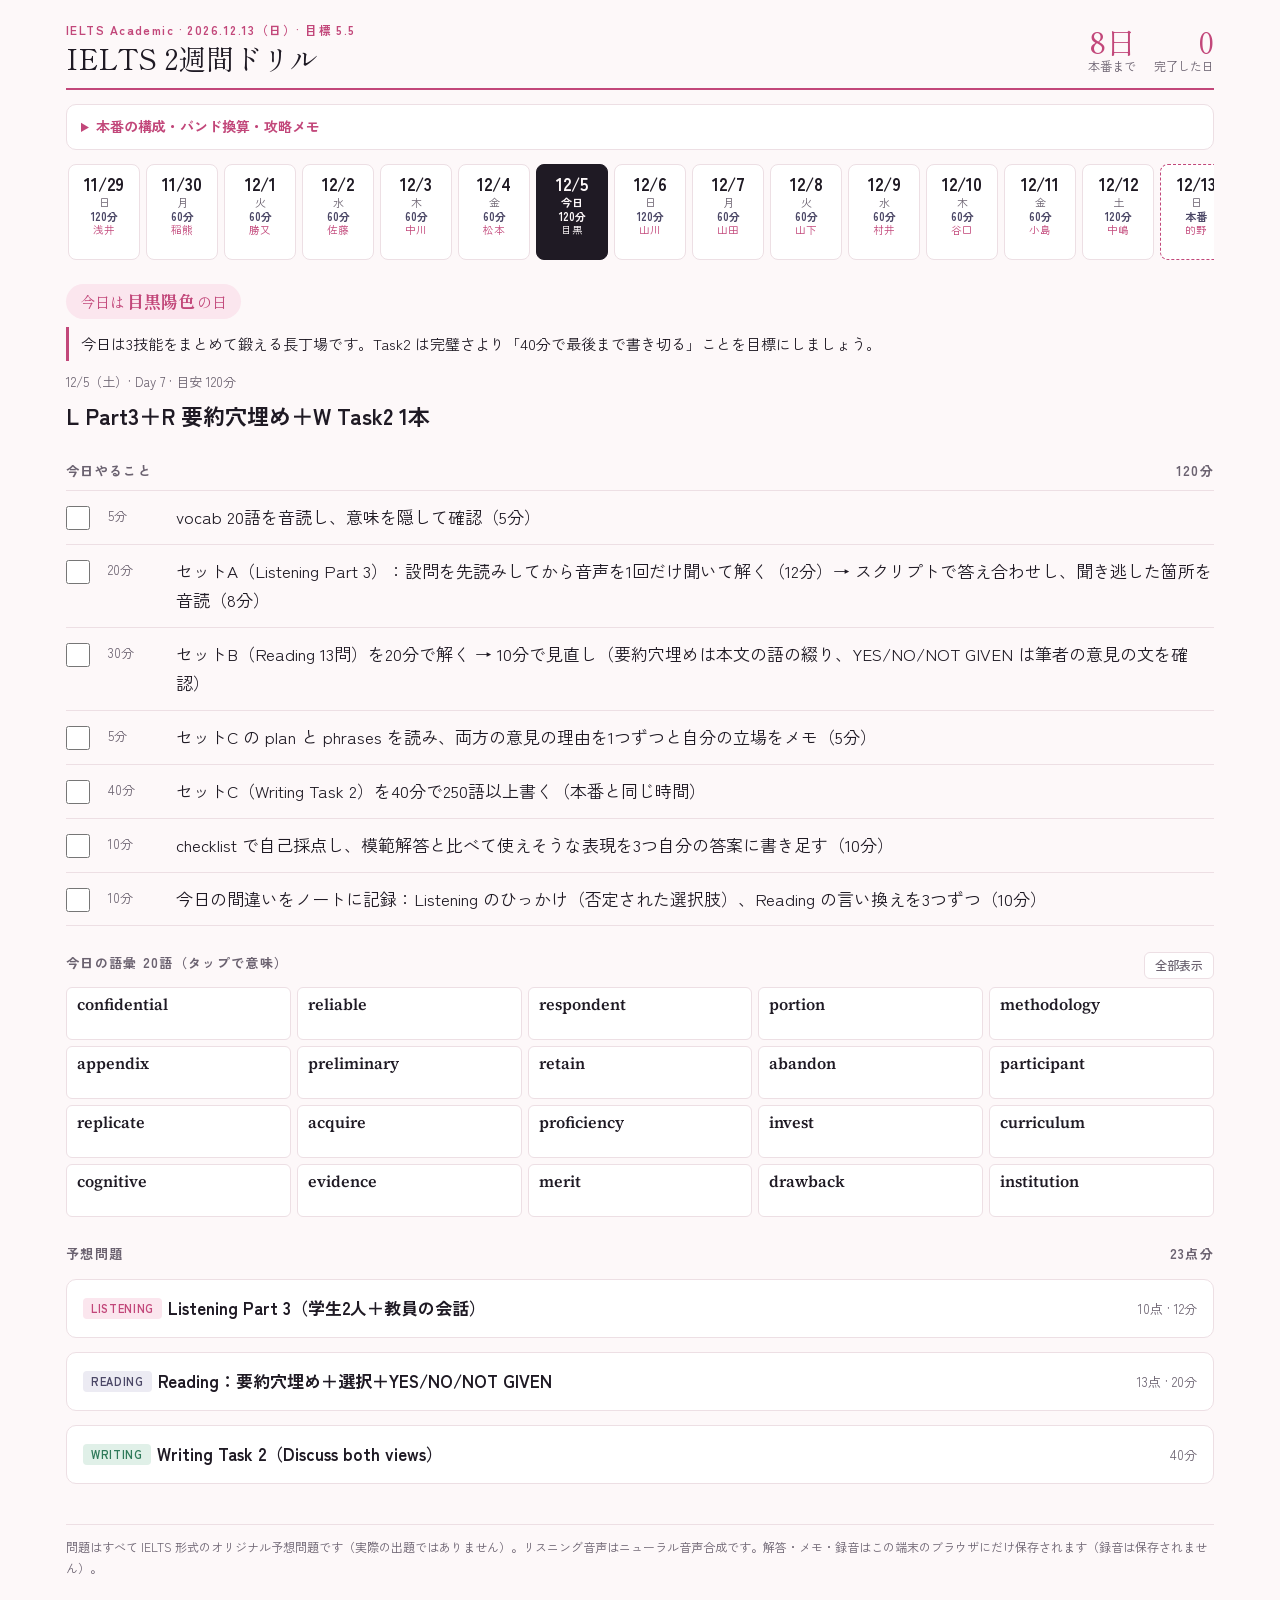
<file: index.html>
<!doctype html>
<html lang="ja">
<head>
<meta charset="utf-8">
<meta name="viewport" content="width=device-width, initial-scale=1, viewport-fit=cover">
<meta name="apple-mobile-web-app-capable" content="yes">
<meta name="apple-mobile-web-app-title" content="IELTSドリル">
<meta name="theme-color" content="#fdf8f9">
<title>IELTS 2週間ドリル</title>
<style>:root{padding-top:env(safe-area-inset-top,0px);padding-bottom:env(safe-area-inset-bottom,0px)}body{margin:0;font-family:system-ui,sans-serif;font-size:14px}img{max-width:100%}[hidden]{display:none!important}</style>
<link rel="preconnect" href="https://fonts.googleapis.com">
<link rel="preconnect" href="https://fonts.gstatic.com" crossorigin>
<link rel="stylesheet" href="https://fonts.googleapis.com/css2?family=Shippori+Mincho+B1:wght@600;800&family=Zen+Kaku+Gothic+New:wght@400;500;700&family=Source+Serif+4:opsz,wght@8..60,400;8..60,600&display=swap">
<style>
/* Layout: mark-sheet answer booklet in a cool sakura tone — white & ink monochrome, one cherry-blossom pink accent; day strip on top, choices as answer-sheet ovals */
:root{
  --paper:#fdf8f9; --sheet:#ffffff; --ink:#1f1a24; --muted:#6b6270; --line:#eddfe4;
  --print:#c2477a;        /* sakura pink (accent) */
  --print-soft:#fbe6ee;
  --blue:#4b4766; --blue-soft:#ecebf3;
  --ok:#2f7a5a; --ok-soft:#e0f0e8; --ng:#b3364f; --ng-soft:#f9e1e7;
  --f-display:"Shippori Mincho B1","Hiragino Mincho ProN","Yu Mincho",serif;
  --f-body:"Zen Kaku Gothic New","Hiragino Sans","Noto Sans JP",system-ui,sans-serif;
  --f-en:"Source Serif 4",Georgia,"Times New Roman",serif;
}
@media (prefers-color-scheme: dark){:root:not([data-theme="light"]){
  --paper:#141117; --sheet:#1c181f; --ink:#f1e9ee; --muted:#a99fac; --line:#352d36;
  --print:#f08fb4; --print-soft:#3a2230; --blue:#b9b4dd; --blue-soft:#25223a;
  --ok:#6cc59c; --ok-soft:#1a3129; --ng:#f08a9f; --ng-soft:#3b1f27; color-scheme:dark}}
:root[data-theme="dark"]{
  --paper:#141117; --sheet:#1c181f; --ink:#f1e9ee; --muted:#a99fac; --line:#352d36;
  --print:#f08fb4; --print-soft:#3a2230; --blue:#b9b4dd; --blue-soft:#25223a;
  --ok:#6cc59c; --ok-soft:#1a3129; --ng:#f08a9f; --ng-soft:#3b1f27; color-scheme:dark}
*{box-sizing:border-box}
body{background:var(--paper);color:var(--ink);font-family:var(--f-body);font-size:15px;line-height:1.7}
.wrap{max-width:760px;margin:0 auto;padding-block:20px 80px;padding-left:max(16px,env(safe-area-inset-left,0px));padding-right:max(16px,env(safe-area-inset-right,0px))}
h1,h2,h3{text-wrap:balance;margin:0}
button{font:inherit;color:inherit;cursor:pointer}
button:focus-visible,summary:focus-visible,input:focus-visible{outline:2px solid var(--blue);outline-offset:2px}

/* header */
.top{display:flex;align-items:flex-end;justify-content:space-between;gap:16px;flex-wrap:wrap;border-bottom:2px solid var(--print);padding-bottom:12px}
.brand{display:flex;flex-direction:column;gap:2px}
.eyebrow{font-size:12px;letter-spacing:.12em;color:var(--print);font-weight:700}
.brand h1{font-family:var(--f-display);font-weight:400;font-size:28px;line-height:1.2}
.count{display:flex;gap:18px}
.count div{display:flex;flex-direction:column;align-items:flex-end}
.count b{font-family:var(--f-display);font-weight:400;font-size:30px;line-height:1;color:var(--print);font-variant-numeric:tabular-nums}
.count span{font-size:12px;color:var(--muted)}

/* day strip */
.strip{display:flex;gap:6px;overflow-x:auto;padding:14px 2px 10px;scrollbar-width:thin}
.chip{flex:0 0 auto;width:62px;border:1px solid var(--line);background:var(--sheet);border-radius:8px;padding:6px 4px;display:flex;flex-direction:column;align-items:center;gap:0;line-height:1.3}
.chip .d{font-weight:700;font-variant-numeric:tabular-nums}
.chip .w{font-size:11px;color:var(--muted)}
.cheer{margin:4px 0 6px;font-size:15px;line-height:1.7;border-left:3px solid var(--print);padding:4px 0 4px 12px;color:var(--ink)}
.must{display:inline-block;font-family:var(--f-body);font-size:12px;font-weight:700;color:#fff;background:var(--print);border-radius:4px;padding:1px 7px;margin-right:8px;vertical-align:2px;letter-spacing:.03em}
.must-miss{font-size:13px;font-weight:700;color:var(--ng)}
.ex .must-h{color:#fff;background:var(--print)}
.chip .o{font-size:10.5px;color:var(--print);white-space:nowrap;max-width:100%;overflow:hidden;text-overflow:ellipsis;letter-spacing:-.02em}
.chip.sel .o{color:var(--paper)}
.oshi{align-self:flex-start;font-family:var(--f-display);font-size:15px;color:var(--print);background:var(--print-soft);border-radius:999px;padding:3px 14px}
.oshi b{font-weight:800;font-size:17px;margin:0 2px}
.chip .s{font-size:11px;font-variant-numeric:tabular-nums;color:var(--muted);min-height:1.3em}
.chip.today{border-color:var(--print)}
.chip.today .w{color:var(--print);font-weight:700}
.chip.sel{background:var(--ink);color:var(--paper);border-color:var(--ink)}
.chip.sel .w,.chip.sel .s{color:var(--paper)}
.chip.done .s{color:var(--ok)}
.chip.sel.done .s{color:var(--paper)}
.chip.exam{border-style:dashed;border-color:var(--print)}

/* day */
.dayhead{display:flex;flex-direction:column;gap:4px;margin:14px 0 16px}
.dayhead .meta{font-size:13px;color:var(--muted)}
.dayhead h2{font-size:22px;font-weight:700}
.tag{display:inline-block;font-size:11px;font-weight:700;letter-spacing:.06em;padding:1px 8px;border-radius:4px;margin-right:6px;vertical-align:2px}
.tag.R{background:var(--blue-soft);color:var(--blue)}
.tag.L{background:var(--print-soft);color:var(--print)}
.tag.M{background:var(--ink);color:var(--paper)}
section.block{margin-top:26px}
section.block>h3{font-size:13px;letter-spacing:.1em;color:var(--muted);font-weight:700;margin-bottom:8px;display:flex;justify-content:space-between;gap:8px}

/* tasks */
.tasks{list-style:none;margin:0;padding:0;display:flex;flex-direction:column;border-top:1px solid var(--line)}
.tasks li{display:grid;grid-template-columns:28px 52px 1fr;gap:8px;align-items:start;padding:10px 0;border-bottom:1px solid var(--line)}
.tasks input{width:20px;height:20px;margin:3px 0 0;accent-color:var(--print)}
.tasks .min{font-variant-numeric:tabular-nums;color:var(--muted);font-size:13px;padding-top:2px}
.tasks li.chk .txt{color:var(--muted);text-decoration:line-through}
.tasks .txt{min-width:0}

/* vocab */
.vocab{display:grid;grid-template-columns:repeat(auto-fill,minmax(150px,1fr));gap:6px}
.vw{border:1px solid var(--line);background:var(--sheet);border-radius:6px;padding:6px 10px;text-align:left;display:flex;flex-direction:column;line-height:1.35;min-height:52px}
.vw .en{font-family:var(--f-en);font-weight:600;font-size:16px}
.vw .ja{font-size:13px;color:var(--muted);visibility:hidden}
.vw.open .ja{visibility:visible}
.small-btn{border:1px solid var(--line);background:var(--sheet);border-radius:6px;padding:2px 10px;font-size:12px;font-weight:500;letter-spacing:0}

/* set */
.set{background:var(--sheet);border:1px solid var(--line);border-radius:10px;margin-top:14px}
.set>summary{list-style:none;padding:14px 16px;display:flex;align-items:center;justify-content:space-between;gap:10px}
.set>summary::-webkit-details-marker{display:none}
.set>summary .t{font-weight:700;min-width:0}
.set>summary .r{font-size:13px;color:var(--muted);font-variant-numeric:tabular-nums;white-space:nowrap}
.set>summary .r.ok{color:var(--ok);font-weight:700}
.setbody{padding:0 16px 16px;display:flex;flex-direction:column;gap:14px}
.dir{font-size:13px;color:var(--muted);border-left:3px solid var(--print);padding-left:10px}
.toolbar{display:flex;gap:8px;flex-wrap:wrap;align-items:center}
.btn{border:1px solid var(--ink);background:transparent;border-radius:999px;padding:6px 14px;font-size:14px;font-weight:500}
.btn.primary{background:var(--ink);color:var(--paper)}
.btn.play{border-color:var(--print);color:var(--print)}
.btn:disabled{opacity:.45;cursor:default}
.timer{font-variant-numeric:tabular-nums;font-weight:700;color:var(--muted)}
.timer.over{color:var(--ng)}
.passage{font-family:var(--f-en);font-size:16.5px;line-height:1.75;background:var(--paper);border:1px solid var(--line);border-radius:6px;padding:14px 16px;max-height:60vh;overflow:auto}
.passage p{margin:0 0 .9em}
.passage p:last-child{margin:0}
.passage h4{font-family:var(--f-en);font-size:16px;margin:.4em 0 .2em}
.tbl{overflow-x:auto}
.tbl table{border-collapse:collapse;font-variant-numeric:tabular-nums;font-size:14px;min-width:100%}
.tbl caption{text-align:left;font-weight:700;padding-bottom:6px;font-family:var(--f-en)}
.tbl th,.tbl td{border:1px solid var(--line);padding:5px 10px;text-align:left}
.tbl th{background:var(--paper)}
.script{font-family:var(--f-en);font-size:15px;background:var(--paper);border:1px dashed var(--line);border-radius:6px;padding:10px 14px}
.script p{margin:0 0 .4em}
.script b{font-family:var(--f-body);font-size:12px;color:var(--muted);margin-right:6px}

/* items */
.item{border-top:1px solid var(--line);padding-top:12px;display:flex;flex-direction:column;gap:8px}
.qrow{display:flex;gap:10px;align-items:flex-start}
.qno{font-family:var(--f-display);font-weight:400;color:var(--print);font-size:15px;min-width:26px;font-variant-numeric:tabular-nums;line-height:1.6}
.qtext{font-family:var(--f-en);font-size:16px;min-width:0}
.choices{display:flex;flex-direction:column;gap:4px;padding-left:36px}
.ch{display:flex;gap:10px;align-items:flex-start;text-align:left;border:0;background:transparent;padding:5px 6px;border-radius:6px;font-family:var(--f-en);font-size:15.5px;line-height:1.5}
.ch:hover{background:var(--paper)}
.oval{flex:0 0 auto;width:22px;height:30px;border:1.5px solid var(--print);border-radius:50%;display:grid;place-items:center;font-family:var(--f-body);font-size:11px;color:var(--print);margin-top:-3px}
.ch.on .oval{background:var(--ink);border-color:var(--ink);color:var(--paper)}
.ch .ctext{min-width:0;padding-top:1px}
.item.graded .ch{cursor:default}
.item.graded .ch.correct{background:var(--ok-soft)}
.item.graded .ch.correct .oval{border-color:var(--ok)}
.item.graded .ch.on.wrong{background:var(--ng-soft)}
.mark{font-weight:700;font-size:13px}
.mark.ok{color:var(--ok)} .mark.ng{color:var(--ng)}
.ex{font-size:14px;background:var(--paper);border-radius:6px;padding:8px 12px;margin-left:36px}
.result{border:2px solid var(--ink);border-radius:8px;padding:10px 14px;display:flex;gap:14px;align-items:center;flex-wrap:wrap}
.result b{font-family:var(--f-display);font-weight:400;font-size:26px;font-variant-numeric:tabular-nums}
.result span{font-size:13px;color:var(--muted)}
.guide{margin-top:14px;border:1px solid var(--line);border-radius:10px;background:var(--sheet)}
.guide>summary{padding:10px 14px;font-weight:700;font-size:14px;color:var(--print)}
.guide-body{padding:0 14px 14px;display:flex;flex-direction:column;gap:12px}
.gcols{display:grid;grid-template-columns:repeat(auto-fit,minmax(260px,1fr));gap:14px}
.gcols>div{min-width:0;overflow-x:auto}
.gcols h4{margin:0 0 6px;font-size:14px}
.gt{border-collapse:collapse;width:100%;font-size:13px;font-variant-numeric:tabular-nums}
.gt td{border-bottom:1px solid var(--line);padding:4px 6px;vertical-align:top}
.gt td:first-child{font-weight:700;white-space:nowrap}
.gt td:nth-child(n+3){white-space:nowrap;text-align:right}
.tips{margin:0;padding-left:1.2em;font-size:14px;display:flex;flex-direction:column;gap:4px}
/* explanations & translations */
.ex p{margin:0 0 6px}
.ex p:last-child{margin:0}
.ex .exh{display:inline-block;font-size:12px;letter-spacing:.06em;color:var(--print);background:var(--print-soft);border-radius:4px;padding:0 6px;margin-right:6px}
.script .ja{display:block;font-family:var(--f-body);font-size:13.5px;color:var(--muted);margin-top:2px}
.passage-ja{font-size:14.5px;line-height:1.8;background:var(--paper);border:1px solid var(--line);border-radius:6px;padding:12px 14px;margin-top:8px}
.passage-ja p{margin:0 0 .8em}
.passage-ja h4{margin:.2em 0}
details>summary{cursor:pointer}
.src details>summary,.item details>summary{font-size:14px;font-weight:700;color:var(--blue);padding:6px 0}
.item details.indent{margin-left:36px}
/* split: source on the left, questions on the right on tablets */
.split{display:flex;flex-direction:column;gap:14px}
.src,.qs{display:flex;flex-direction:column;gap:12px;min-width:0}
button,summary{touch-action:manipulation;-webkit-tap-highlight-color:transparent}
html{-webkit-text-size-adjust:100%}
@media (min-width: 700px){
  body{font-size:17px}
  .wrap{max-width:1180px}
  .qtext{font-size:18px}
  .ch{font-size:17px;min-height:48px;align-items:center;padding:8px 10px}
  .oval{width:26px;height:36px;font-size:12px;margin-top:0}
  .btn{padding:9px 18px;font-size:15px}
  .passage{font-size:18px}
  .ex{font-size:15.5px;line-height:1.75}
  .chip{width:72px;padding:8px 4px}
  .vocab{grid-template-columns:repeat(auto-fill,minmax(190px,1fr))}
  .tasks input{width:24px;height:24px}
  .tasks li{grid-template-columns:34px 60px 1fr;padding:12px 0}
}
@media (min-width: 900px){
  .split.two{display:grid;grid-template-columns:minmax(0,1.1fr) minmax(0,1fr);gap:24px;align-items:start}
  .split.two .src{position:sticky;top:calc(env(safe-area-inset-top,0px) + 8px);max-height:calc(100vh - 24px);overflow:auto;-webkit-overflow-scrolling:touch;padding-right:4px}
  .split.two .passage{max-height:none;overflow:visible}
}
.player{display:flex;flex-direction:column;gap:2px;width:100%;max-width:520px}
.player audio{width:100%;height:40px}
.pending{background:var(--sheet);border:1px dashed var(--line);border-radius:10px;padding:24px 16px;color:var(--muted);text-align:center}
.note{font-size:12px;color:var(--muted)}
.foot{margin-top:40px;font-size:12px;color:var(--muted);border-top:1px solid var(--line);padding-top:12px}
@media (prefers-reduced-motion: reduce){*{scroll-behavior:auto!important}}
/* ---- IELTS additions ---- */
.tag.W{background:var(--ok-soft);color:var(--ok)}
.tag.S{background:var(--ink);color:var(--paper)}
.instr{font-family:var(--f-en);font-size:15px;font-weight:600;margin:0}
.opts{background:var(--paper);border:1px solid var(--line);border-radius:6px;padding:10px 14px;font-family:var(--f-en);font-size:15px}
.opts div{padding:2px 0}
.sel-wrap{padding-left:36px}
.sel-wrap select{font:inherit;font-family:var(--f-en);font-size:16px;padding:8px 10px;border:1.5px solid var(--print);border-radius:8px;background:var(--sheet);color:var(--ink);max-width:100%;min-height:44px}
.fill-wrap{padding-left:36px;display:flex;gap:8px;align-items:center;flex-wrap:wrap}
.fill-wrap input{font:inherit;font-family:var(--f-en);font-size:17px;padding:8px 10px;border:1.5px solid var(--print);border-radius:8px;background:var(--sheet);color:var(--ink);width:min(100%,320px);min-height:44px}
.fill-wrap .lim{font-size:12px;color:var(--muted)}
.item.graded .fill-wrap input.ok,.item.graded .sel-wrap select.ok{border-color:var(--ok);background:var(--ok-soft)}
.item.graded .fill-wrap input.ng,.item.graded .sel-wrap select.ng{border-color:var(--ng);background:var(--ng-soft)}
.pts{font-size:12px;color:var(--muted);margin-left:6px}
.band{display:inline-block;font-family:var(--f-display);font-size:22px;color:var(--print);margin-left:4px}
figure.fig{margin:0;background:var(--paper);border:1px solid var(--line);border-radius:6px;padding:10px;overflow-x:auto}
figure.fig figcaption{font-family:var(--f-en);font-weight:700;font-size:15px;margin-bottom:6px}
figure.fig svg{display:block;width:100%;height:auto;max-width:720px}
.proc{display:flex;flex-direction:column;align-items:stretch;gap:0;font-family:var(--f-en);font-size:15px}
.proc .st{border:1.5px solid var(--blue);border-radius:8px;padding:6px 10px;background:var(--sheet)}
.proc .ar{align-self:center;color:var(--blue);line-height:1.2}
/* writing */
.wbox textarea{width:100%;min-height:320px;font-family:var(--f-en);font-size:17px;line-height:1.7;padding:12px;border:1.5px solid var(--line);border-radius:8px;background:var(--sheet);color:var(--ink);resize:vertical}
.wbox textarea:focus{outline:2px solid var(--blue);outline-offset:1px}
.wc{font-variant-numeric:tabular-nums;font-weight:700}
.wc.short{color:var(--ng)} .wc.ok{color:var(--ok)}
.prompt{font-family:var(--f-en);font-size:16.5px;background:var(--paper);border:1px solid var(--line);border-radius:6px;padding:12px 14px;white-space:pre-line}
.model{font-family:var(--f-en);font-size:16px;line-height:1.75;white-space:pre-line;background:var(--ok-soft);border-radius:6px;padding:12px 14px}
.modelja{font-size:14px;line-height:1.8;white-space:pre-line;color:var(--muted);padding:8px 2px}
.phr{display:grid;grid-template-columns:repeat(auto-fill,minmax(220px,1fr));gap:4px 14px;font-size:14px}
.phr span b{font-family:var(--f-en)}
.chk{list-style:none;margin:0;padding:0;display:flex;flex-direction:column;gap:6px}
.chk label{display:flex;gap:8px;align-items:flex-start;font-size:15px}
.chk input{width:22px;height:22px;flex:0 0 auto;accent-color:var(--ok);margin-top:2px}
/* speaking */
.cue{border:2px solid var(--ink);border-radius:8px;padding:12px 16px;font-family:var(--f-en);font-size:16.5px;background:var(--sheet)}
.cue b{display:block;margin-bottom:4px}
.cue ul{margin:4px 0 0;padding-left:1.2em}
.sq{display:flex;flex-direction:column;gap:6px;border-top:1px dashed var(--line);padding-top:10px}
.sq .qtext{font-size:16.5px}
.rec{display:flex;gap:8px;align-items:center;flex-wrap:wrap}
.rec audio{height:36px;max-width:100%}
.big-timer{font-family:var(--f-display);font-size:28px;font-variant-numeric:tabular-nums;color:var(--blue)}
.big-timer.over{color:var(--ng)}
/* detailed model answers */
.mview{display:flex;flex-direction:column;gap:10px;margin-top:8px}
.mh{margin:10px 0 0;font-size:15px;color:var(--ok)}
.mpart{border:1px solid var(--line);border-left:4px solid var(--ok);border-radius:8px;padding:10px 12px;background:var(--sheet);display:flex;flex-direction:column;gap:6px}
.mlabel{font-size:12px;font-weight:700;letter-spacing:.06em;color:var(--ok)}
.men{font-family:var(--f-en);font-size:16.5px;line-height:1.7}
.mja{font-size:14px;color:var(--muted);line-height:1.7}
.mpoint{font-size:14px;line-height:1.7;background:var(--paper);border-radius:6px;padding:6px 10px}
.klang{border-collapse:collapse;width:100%;font-size:14px}
.klang td{border-bottom:1px solid var(--line);padding:5px 8px;vertical-align:top}
.klang .ken{font-family:var(--f-en);font-weight:600;white-space:nowrap}
.pits{display:flex;flex-direction:column;gap:6px;font-size:14px}
.pit{display:flex;flex-direction:column;background:var(--paper);border-radius:6px;padding:6px 10px}
.pit-ng{color:var(--ng);font-weight:700}
.pit-ok{color:var(--ok)}
@media (min-width: 900px){
  .split.two.ws{grid-template-columns:minmax(0,1fr) minmax(0,1fr)}
  .split.two.ws + .split.two.ws{border-top:1px solid var(--line);padding-top:16px}
  .wbox textarea{min-height:52vh}
  .split.two.ws .qs{max-height:none}
}
.mpoint .exh{display:inline-block;font-size:12px;letter-spacing:.04em;color:var(--ok);background:var(--ok-soft);border-radius:4px;padding:0 6px;margin-right:6px}
.chip .pm{font-size:11px;font-weight:700;color:var(--blue);font-variant-numeric:tabular-nums}
.chip.sel .pm{color:var(--paper)}
@media (min-width: 900px){ .split.two.ws .src{position:static;max-height:none;overflow:visible;padding-right:0} }
.howto{margin:0;font-size:14px;background:var(--blue-soft);color:var(--ink);border-radius:8px;padding:8px 12px;line-height:1.7}
.instr p{margin:0 0 4px}.instr p:last-child{margin:0}.instr b{color:var(--print)}
/* hints: step cards + phrase table */
details.hint{background:var(--sheet);border:1px solid var(--line);border-radius:8px;padding:4px 12px 10px}
details.hint>summary{padding:8px 0}
summary:focus:not(:focus-visible){outline:none}
.steps{display:flex;flex-direction:column;gap:8px}
.step{border-left:4px solid var(--blue);background:var(--paper);border-radius:6px;padding:8px 12px}
.step-h{font-weight:700;font-size:15px;color:var(--blue);margin-bottom:4px}
.step ul{margin:0;padding-left:1.1em;display:flex;flex-direction:column;gap:4px;font-size:14.5px;line-height:1.7}
.step .arr{color:var(--print);font-weight:700}
.klang tr:nth-child(odd) td{background:var(--paper)}
.optsblock{display:flex;flex-direction:column;gap:8px;border-top:2px solid var(--blue);padding-top:12px;margin-top:4px}
/* audit fixes */
.src > *, .qs > *{flex-shrink:0}
.scrollhint{display:none;margin:0;font-size:12px;color:var(--muted)}
@media (min-width: 900px){ .split.two:not(.ws) .scrollhint{display:block} .split.two:not(.ws) .src{border-bottom:3px solid var(--line)} }
.choices.multi .oval{border-radius:6px;width:26px;height:26px;margin-top:0;font-size:15px}
.choices.multi .ch.on .oval{background:var(--blue);border-color:var(--blue)}
.choices.tf .oval{width:16px;height:16px;border-radius:50%;margin-top:4px}
.pts{white-space:nowrap}
.klang td{word-break:normal;overflow-wrap:anywhere}
.klang td:first-child{width:38%} .klang td:nth-child(2){width:27%;min-width:7em} .klang td:nth-child(3){width:35%}
.klang .ken{white-space:normal}
.sqh{font-size:12px;font-weight:700;color:var(--print);letter-spacing:.04em}

</style>
</head>
<body>
<div class="wrap">
  <header class="top">
    <div class="brand">
      <span class="eyebrow">IELTS Academic · 2026.12.13（日）· 目標 5.5</span>
      <h1>IELTS 2週間ドリル</h1>
    </div>
    <div class="count">
      <div><b id="left">–</b><span>本番まで</span></div>
      <div><b id="donecount">0</b><span>完了した日</span></div>
    </div>
  </header>

  <details class="guide" id="guide">
    <summary>本番の構成・バンド換算・攻略メモ</summary>
    <div class="guide-body">
      <div class="gcols">
        <div>
          <h4><span class="tag L">LISTENING</span>約30分・40問</h4>
          <table class="gt"><tbody>
            <tr><td>Part 1</td><td>日常会話（フォーム・メモの穴埋め）</td><td>10問</td></tr>
            <tr><td>Part 2</td><td>日常的な説明（地図・選択）</td><td>10問</td></tr>
            <tr><td>Part 3</td><td>学術的な会話（2〜4人）</td><td>10問</td></tr>
            <tr><td>Part 4</td><td>講義（ノート穴埋め）</td><td>10問</td></tr>
          </tbody></table>
        </div>
        <div>
          <h4><span class="tag R">READING</span>60分・40問</h4>
          <table class="gt"><tbody>
            <tr><td>Passage 1</td><td>約13問</td><td>17分</td></tr>
            <tr><td>Passage 2</td><td>約13問</td><td>20分</td></tr>
            <tr><td>Passage 3</td><td>約14問</td><td>23分</td></tr>
          </tbody></table>
        </div>
        <div>
          <h4><span class="tag W">WRITING</span>60分・2問</h4>
          <table class="gt"><tbody>
            <tr><td>Task 1</td><td>グラフ・表・図を説明（150語以上）</td><td>20分</td></tr>
            <tr><td>Task 2</td><td>エッセイ（250語以上・配点が高い）</td><td>40分</td></tr>
          </tbody></table>
        </div>
        <div>
          <h4><span class="tag S">SPEAKING</span>11〜14分</h4>
          <table class="gt"><tbody>
            <tr><td>Part 1</td><td>自己紹介・身近な質問</td><td>4〜5分</td></tr>
            <tr><td>Part 2</td><td>カード（準備1分・話す2分）</td><td>3〜4分</td></tr>
            <tr><td>Part 3</td><td>ディスカッション</td><td>4〜5分</td></tr>
          </tbody></table>
        </div>
      </div>
      <div class="gcols">
        <div>
          <h4>正答数とバンドの目安（40問）</h4>
          <table class="gt"><tbody>
            <tr><td>バンド</td><td>Listening</td><td>Reading</td></tr>
            <tr><td>6.0</td><td>23〜25</td><td>23〜26</td></tr>
            <tr><td><b>5.5</b></td><td><b>18〜22</b></td><td><b>19〜22</b></td></tr>
            <tr><td>5.0</td><td>16〜17</td><td>15〜18</td></tr>
            <tr><td>4.5</td><td>13〜15</td><td>13〜14</td></tr>
          </tbody></table>
          <p class="note">IELTS 公式サイト・運営団体が公開している目安です。本番では試験ごとに少し変わります。</p>
        </div>
        <div>
          <h4>5.5 を取る作戦</h4>
          <ul class="tips">
            <li>Overall は4技能の平均。L・R で 40問中 20〜22問を確実に取り、W・S は「型」で取りこぼしを防ぐ。</li>
            <li>穴埋めは<b>語数制限</b>（ONE WORD ONLY など）を必ず守る。綴りミス・複数形の s 抜けは不正解。</li>
            <li>TRUE / FALSE / NOT GIVEN：本文と<b>逆</b>なら FALSE、<b>書いていない</b>なら NOT GIVEN。</li>
            <li>Listening は音声が1回だけ。答えは設問の順に出てくる。聞き逃したら次の問題へ。</li>
            <li>Writing は Task 2 から先に書くのも可。語数不足（150／250語未満）は減点。</li>
            <li>Speaking は答え＋理由＋例。分からない語は言い換えて話し続ける。</li>
          </ul>
        </div>
      </div>
      <p class="note">試験の構成は日本英語検定協会の IELTS ページで確認しました。問題はすべてオリジナルの予想問題です。</p>
    </div>
  </details>

  <nav class="strip" id="strip" aria-label="日付"></nav>
  <main id="day"></main>

  <p class="foot">問題はすべて IELTS 形式のオリジナル予想問題です（実際の出題ではありません）。リスニング音声はニューラル音声合成です。解答・メモ・録音はこの端末のブラウザにだけ保存されます（録音は保存されません）。</p>
</div>

<script src="data/d1.js"></script>
<script src="data/d2.js"></script>
<script src="data/mockL.js"></script>
<script src="data/mockR.js"></script>
<script src="data/d3.js"></script>
<script src="data/d4.js"></script>
<script src="data/audio.js"></script>
<script src="data/must.js"></script>
<script>
(function(){
  const DRILL = window.DRILL || {days:{}};
  // merge sets that other files queued for an existing day
  (DRILL.pending||[]).forEach(p=>{ const d=DRILL.days[p.day]; if(d){ d.sets=(d.sets||[]).concat(p.sets); } });
  const EXAM = "2026-12-13", START = "2026-11-29";
  const DAYS = [];
  for(let d=new Date(START+"T00:00:00"); d<=new Date(EXAM+"T00:00:00"); d.setDate(d.getDate()+1)){
    DAYS.push(d.getFullYear()+"-"+String(d.getMonth()+1).padStart(2,"0")+"-"+String(d.getDate()).padStart(2,"0"));
  }
  const WK = ["日","月","火","水","木","金","土"];
  // 「今日は〇〇の日」：櫻坂46 四期生（9名）→ 三期生（5名）の順
  const OSHI = {"2026-11-29":"浅井恋乃未","2026-11-30":"稲熊ひな","2026-12-01":"勝又春","2026-12-02":"佐藤愛桜","2026-12-03":"中川智尋",
    "2026-12-04":"松本和子","2026-12-05":"目黒陽色","2026-12-06":"山川宇衣","2026-12-07":"山田桃実","2026-12-08":"山下瞳月",
    "2026-12-09":"村井優","2026-12-10":"谷口愛季","2026-12-11":"小島凪紗","2026-12-12":"中嶋優月","2026-12-13":"的野美青"};
  const BAND_L = [[39,9],[37,8.5],[35,8],[32,7.5],[30,7],[26,6.5],[23,6],[18,5.5],[16,5],[13,4.5],[10,4],[8,3.5],[6,3],[4,2.5]];
  const BAND_R = [[39,9],[37,8.5],[35,8],[33,7.5],[30,7],[27,6.5],[23,6],[19,5.5],[15,5],[13,4.5],[10,4],[8,3.5],[6,3],[4,2.5]];
  function band(raw,skill){ const t=skill==="L"?BAND_L:BAND_R; for(const [m,b] of t) if(raw>=m) return b.toFixed(1); return "2.5未満"; }

  const KEY="ielts-drill-v1";
  let S={};
  try{ S=JSON.parse(localStorage.getItem(KEY)||"{}")||{}; }catch(e){ S={}; }
  ["ans","graded","tasks","write","checks","self","wdone"].forEach(k=>{ S[k]=S[k]||{}; });
  function save(){ try{ localStorage.setItem(KEY,JSON.stringify(S)); }catch(e){} }

  function todayStr(){ const t=new Date(); return t.getFullYear()+"-"+String(t.getMonth()+1).padStart(2,"0")+"-"+String(t.getDate()).padStart(2,"0"); }
  const TODAY=todayStr();
  function fmt(ds){ const d=new Date(ds+"T00:00:00"); return {md:(d.getMonth()+1)+"/"+d.getDate(), w:WK[d.getDay()]}; }
  function esc(s){ return String(s==null?"":s).replace(/[&<>"]/g,c=>({"&":"&amp;","<":"&lt;",">":"&gt;","\"":"&quot;"}[c])); }
  const NUMW = {zero:0,one:1,two:2,three:3,four:4,five:5,six:6,seven:7,eight:8,nine:9,ten:10,eleven:11,twelve:12,thirteen:13,fourteen:14,fifteen:15,sixteen:16,seventeen:17,eighteen:18,nineteen:19,twenty:20,thirty:30,forty:40,fifty:50,sixty:60,hundred:100};
  // answer comparison: case, spacing, trailing dot, quotes, and number spellings (3/three, 9:30/9.30, 4,000/4000, 0794 638/0794638, 25 percent/25%)
  const norm = s => { let t=String(s==null?"":s).toLowerCase().replace(/[‘’]/g,"'").replace(/\s+/g," ").trim().replace(/\.$/,"");
    t=t.replace(/\b(zero|one|two|three|four|five|six|seven|eight|nine|ten|eleven|twelve|thirteen|fourteen|fifteen|sixteen|seventeen|eighteen|nineteen|twenty|thirty|forty|fifty|sixty|hundred)\b/g,w=>String(NUMW[w]));
    t=t.replace(/(\d),(?=\d{3}\b)/g,"$1").replace(/(\d):(\d\d)/g,"$1.$2").replace(/(\d) (?=\d)/g,"$1").replace(/ ?per ?cent\b/g,"%").replace(/ %/g,"%");
    return t; };
  const wcount = s => String(s||"").trim().split(/\s+/).filter(Boolean).length;

  // ---- scoring ----
  function pointsOf(it){ const t=it.type||"mc"; return t==="mc2"?2:(t==="write"||t==="speak"?0:1); }
  function earned(k,it){
    const t=it.type||"mc", v=S.ans[k];
    if(t==="mc"||t==="select") return v===it.a?1:0;
    if(t==="mc2") return Array.isArray(v)?v.filter(x=>it.a.includes(x)).length:0;
    if(t==="fill"){ if(S.self[k]) return 1; const n=norm(v); return n && (it.accept||[]).some(a=>norm(a)===n)?1:0; }
    return 0;
  }
  function setScore(ds,s){ let p=0,e=0; s.items.forEach((it,i)=>{ const pt=pointsOf(it); if(pt){ p+=pt; e+=earned(ds+"|"+s.id+"|"+i,it); } }); return {p,e}; }
  function isGradable(s){ return s.items.some(it=>pointsOf(it)>0); }
  function setDone(ds,s){ const k=ds+"|"+s.id; return isGradable(s)? !!S.graded[k] : !!S.wdone[k]; }
  function dayStats(ds){
    const d=DRILL.days[ds]; if(!d) return null;
    let p=0,e=0,doneSets=0;
    d.sets.forEach(s=>{ if(setDone(ds,s)) doneSets++; if(isGradable(s)&&S.graded[ds+"|"+s.id]){ const r=setScore(ds,s); p+=r.p; e+=r.e; } });
    const tasksDone = (d.tasks||[]).length>0 && d.tasks.every((t,i)=>S.tasks[ds+"|"+i]);
    return {p,e,done: d.sets.length>0 ? doneSets===d.sets.length : tasksDone};
  }

  function renderHead(){
    const left=Math.round((new Date(EXAM+"T00:00:00")-new Date(TODAY+"T00:00:00"))/86400000);
    document.getElementById("left").textContent = left>0 ? left+"日" : (left===0?"今日":"終了");
    document.getElementById("donecount").textContent = DAYS.filter(d=>{const s=dayStats(d);return s&&s.done;}).length;
  }

  let current = DAYS.includes(TODAY) ? TODAY : DAYS[0];
  function fromHash(){ const m=(location.hash||"").match(/^#d(\d{4})$/); if(m){ const ds="2026-"+m[1].slice(0,2)+"-"+m[1].slice(2); if(DAYS.includes(ds)) return ds; } return null; }
  current = fromHash() || current;

  function renderStrip(){
    const el=document.getElementById("strip"); el.innerHTML="";
    DAYS.forEach(ds=>{
      const f=fmt(ds), st=dayStats(ds), d=DRILL.days[ds];
      const b=document.createElement("button"); b.type="button";
      b.className="chip"+(ds===TODAY?" today":"")+(ds===current?" sel":"")+(st&&st.done?" done":"")+(ds===EXAM?" exam":"");
      let s=""; if(ds===EXAM) s=""; else if(st&&st.p) s=Math.round(st.e/st.p*100)+"%"; else if(st&&st.done) s="済";
      const tag = d ? [...new Set(d.sets.map(x=>x.skill))].join("") : "";
      const plan = ds===EXAM ? "本番" : (d&&d.minutes ? d.minutes+"分" : "");
      b.innerHTML='<span class="d">'+f.md+'</span><span class="w">'+(ds===TODAY?"今日":f.w)+'</span><span class="pm">'+plan+'</span>'+(OSHI[ds]?'<span class="o">'+esc(OSHI[ds].slice(0,2))+'</span>':'')+'<span class="s">'+s+'</span>';
      b.addEventListener("click",()=>{ current=ds; history.replaceState(null,"","#d"+ds.slice(5).replace("-","")); render(); });
      el.appendChild(b);
      if(ds===current) requestAnimationFrame(()=>b.scrollIntoView({inline:"center",block:"nearest"}));
    });
  }

  // ---- audio (iPad Safari: load whole file, play from blob URL) ----
  const AUDIO = window.DRILL_AUDIO || {};
  const MUST = window.DRILL_MUST || {};
  const synth = window.speechSynthesis;
  const blobCache = {};
  function loadAudios(root){
    root.querySelectorAll("audio[data-src]").forEach(a=>{
      const src=a.dataset.src; delete a.dataset.src;
      const note=a.parentNode && a.parentNode.querySelector(".note");
      if(note){ note.dataset.label=note.textContent; note.textContent+="（音声を読み込み中…）"; }
      const set=u=>{ a.src=u; try{ a.load(); }catch(e){} if(note) note.textContent=note.dataset.label; };
      if(!blobCache[src]) blobCache[src]=fetch(src).then(r=>{ if(!r.ok) throw 0; return r.blob(); }).then(b=>URL.createObjectURL(new Blob([b],{type:"audio/mpeg"}))).catch(()=>src);
      blobCache[src].then(set);
    });
  }
  function speakText(text,btn){
    if(!synth){ return; }
    try{ synth.cancel(); const u=new SpeechSynthesisUtterance(text); u.lang="en-GB"; u.rate=0.95; synth.speak(u); }catch(e){}
  }
  function player(key,label,fallbackText){
    const w=document.createElement("div"); w.className="player";
    const l=document.createElement("span"); l.className="note"; l.textContent=label; w.appendChild(l);
    if(AUDIO[key]){
      const a=document.createElement("audio"); a.controls=true; a.preload="auto"; a.dataset.src=AUDIO[key];
      a.addEventListener("play",()=>{ document.querySelectorAll("audio").forEach(x=>{ if(x!==a) try{ x.pause(); }catch(e){} }); });
      w.appendChild(a);
    } else if(fallbackText){
      const b=document.createElement("button"); b.type="button"; b.className="btn play"; b.textContent="▶ 読み上げ"; b.addEventListener("click",()=>speakText(fallbackText,b)); w.appendChild(b);
    }
    return w;
  }
  function stopAll(){ try{ synth&&synth.cancel(); }catch(e){} document.querySelectorAll("audio").forEach(a=>{ try{ a.pause(); }catch(e){} }); }

  // ---- figures ----
  const SVGNS="http://www.w3.org/2000/svg";
  function chartSVG(c){
    const W=640,H=340,L=56,R=16,T=16,B=64;
    const all=c.series.flatMap(s=>s.data); let max=Math.max(...all), min=Math.min(0,...all);
    const step=niceStep((max-min)/5); max=Math.ceil(max/step)*step; min=Math.floor(min/step)*step;
    const y=v=>T+(H-T-B)*(1-(v-min)/(max-min||1));
    const n=c.x.length, cw=(W-L-R)/n;
    const cols=["var(--print)","var(--blue)","var(--ok)","var(--muted)"];
    let g='';
    for(let v=min; v<=max+1e-9; v+=step){ g+='<line x1="'+L+'" x2="'+(W-R)+'" y1="'+y(v)+'" y2="'+y(v)+'" stroke="var(--line)"/><text x="'+(L-6)+'" y="'+(y(v)+4)+'" text-anchor="end" font-size="11" fill="var(--muted)">'+fmtNum(v)+'</text>'; }
    c.x.forEach((xl,i)=>{ g+='<text x="'+(L+cw*i+cw/2)+'" y="'+(H-B+16)+'" text-anchor="middle" font-size="11" fill="var(--ink)">'+esc(xl)+'</text>'; });
    if(c.kind==="line"){
      c.series.forEach((s,si)=>{ const pts=s.data.map((v,i)=>(L+cw*i+cw/2)+","+y(v)).join(" "); g+='<polyline points="'+pts+'" fill="none" stroke="'+cols[si%4]+'" stroke-width="2.5"/>'; s.data.forEach((v,i)=>{ g+='<circle cx="'+(L+cw*i+cw/2)+'" cy="'+y(v)+'" r="3.5" fill="'+cols[si%4]+'"/>'; }); });
    } else {
      const bw=Math.min(28,(cw-10)/c.series.length);
      c.series.forEach((s,si)=>{ s.data.forEach((v,i)=>{ const x=L+cw*i+cw/2-bw*c.series.length/2+bw*si; g+='<rect x="'+x+'" y="'+Math.min(y(v),y(0))+'" width="'+(bw-2)+'" height="'+Math.abs(y(0)-y(v))+'" fill="'+cols[si%4]+'"/>'; }); });
    }
    let lx=L; c.series.forEach((s,si)=>{ g+='<rect x="'+lx+'" y="'+(H-22)+'" width="12" height="12" fill="'+cols[si%4]+'"/><text x="'+(lx+16)+'" y="'+(H-12)+'" font-size="12" fill="var(--ink)">'+esc(s.name)+'</text>'; lx+=24+String(s.name).length*7; });
    if(c.unit) g+='<text x="'+L+'" y="'+(T-4)+'" font-size="11" fill="var(--muted)">('+esc(c.unit)+')</text>';
    return '<svg viewBox="0 0 '+W+' '+H+'" role="img" aria-label="'+esc(c.title||"chart")+'">'+g+'</svg>';
  }
  function niceStep(x){ const p=Math.pow(10,Math.floor(Math.log10(x||1))); const f=x/p; return (f<=1?1:f<=2?2:f<=5?5:10)*p; }
  function fmtNum(v){ return Math.abs(v)>=1000? v.toLocaleString("en-GB") : String(Math.round(v*100)/100); }
  function planSVG(p){
    const sc=8, W=p.width*sc, H=p.height*sc; let g='<rect x="1" y="1" width="'+(W-2)+'" height="'+(H-2)+'" fill="none" stroke="var(--ink)" stroke-width="2"/>';
    (p.areas||[]).forEach(a=>{ g+='<rect x="'+a.x*sc+'" y="'+a.y*sc+'" width="'+a.w*sc+'" height="'+a.h*sc+'" fill="var(--sheet)" stroke="var(--blue)" stroke-width="1.5"/>'; if(a.name) g+='<text x="'+(a.x+a.w/2)*sc+'" y="'+((a.y+a.h/2)*sc+5)+'" text-anchor="middle" font-size="14" fill="var(--ink)">'+esc(a.name)+'</text>'; });
    (p.letters||[]).forEach(l=>{ g+='<circle cx="'+l.x*sc+'" cy="'+l.y*sc+'" r="13" fill="var(--print)"/><text x="'+l.x*sc+'" y="'+(l.y*sc+5)+'" text-anchor="middle" font-size="14" font-weight="700" fill="#fff">'+esc(l.l)+'</text>'; });
    if(p.you){ g+='<polygon points="'+(p.you.x*sc)+','+(p.you.y*sc-12)+' '+(p.you.x*sc-9)+','+(p.you.y*sc+6)+' '+(p.you.x*sc+9)+','+(p.you.y*sc+6)+'" fill="var(--ok)"/><text x="'+(p.you.x*sc)+'" y="'+(p.you.y*sc+24)+'" text-anchor="middle" font-size="13" fill="var(--ok)">'+esc(p.you.label||"You are here")+'</text>'; }
    g+='<g transform="translate('+(W-26)+',30)"><polygon points="0,-18 7,2 0,-3 -7,2" fill="var(--ink)"/><text x="0" y="16" text-anchor="middle" font-size="13" font-weight="700" fill="var(--ink)">N</text></g>';
    return '<svg viewBox="0 0 '+W+' '+(H+10)+'" role="img" aria-label="'+esc(p.title||"plan")+'">'+g+'</svg>';
  }
  function figures(s){
    const out=[];
    if(s.chart){ const f=document.createElement("figure"); f.className="fig"; f.innerHTML=(s.chart.title?'<figcaption>'+esc(s.chart.title)+'</figcaption>':'')+chartSVG(s.chart); out.push(f); }
    if(s.plan){ const f=document.createElement("figure"); f.className="fig"; f.innerHTML=(s.plan.title?'<figcaption>'+esc(s.plan.title)+'</figcaption>':'')+planSVG(s.plan); out.push(f); }
    if(s.process){ const f=document.createElement("figure"); f.className="fig"; f.innerHTML=(s.process.title?'<figcaption>'+esc(s.process.title)+'</figcaption>':'')+'<div class="proc">'+s.process.steps.map((x,i)=>'<div class="st"><b>'+(i+1)+'.</b> '+esc(String(x).replace(/^\s*(step\s*)?\d+\s*[.):\-]?\s*/i,""))+'</div>').join('<div class="ar">↓</div>')+'</div>'; out.push(f); }
    if(s.table){ const w=document.createElement("div"); w.className="tbl"; const t=s.table;
      w.innerHTML='<table>'+(t.caption?'<caption>'+esc(t.caption)+'</caption>':'')+((t.head||[]).some(h=>String(h).trim())?'<thead><tr>'+t.head.map(h=>'<th>'+esc(h)+'</th>').join("")+'</tr></thead>':'')+'<tbody>'+t.rows.map(r=>'<tr>'+r.map(c=>'<td>'+esc(c)+'</td>').join("")+'</tr>').join("")+'</tbody></table>'; out.push(w); }
    return out;
  }
  function paras(text,cls){ const d=document.createElement("div"); d.className=cls; d.innerHTML=String(text).split(/\n\n+/).map(par=>{ const m=par.match(/^#\s*(.+)$/); return m?'<h4>'+esc(m[1])+'</h4>':'<p>'+esc(par).replace(/\n/g,"<br>")+'</p>'; }).join(""); return d; }
  function scriptBox(lines,ja){
    const d=document.createElement("details"); d.innerHTML='<summary>スクリプトと和訳</summary>';
    const box=document.createElement("div"); box.className="script";
    box.innerHTML=lines.map((l,i)=> l.sp==="PAUSE" ? '' : '<p><b>'+({M:"男性A",W:"女性A",M2:"男性B",W2:"女性B",N:"ナレーター／講師"}[l.sp]||esc(l.sp))+'</b>'+esc(l.t)+(ja&&ja[i]?'<span class="ja">'+esc(ja[i])+'</span>':'')+'</p>').join("");
    d.appendChild(box); return d;
  }
  function jaBox(text,label){ const d=document.createElement("details"); d.innerHTML='<summary>'+(label||"全訳を表示")+'</summary>'; d.appendChild(paras(text,"passage-ja")); return d; }
  // sections start with 【見出し】; only the "他の選択肢" section lists one option per line (split at ／)
  function exHTML(t){
    return String(t||"").split(/(?=【)/).map(sec=>{ const m=sec.match(/^【([^】]+)】([\s\S]*)$/); if(!m) return esc(sec).replace(/\n/g,'');
      let body=esc(m[2]).replace(/\n/g,' '); if(/他の選択肢/.test(m[1])) body=body.replace(/\s*／\s*/g,'<br>');
      return '</p><p><b class="exh">'+esc(m[1])+'</b>'+body; }).join("").replace(/^<\/p>/,"")+'</p>';
  }

  // ---- timers ----
  const timers={};
  function timerUI(key,limit,big){
    const wrap=document.createElement("span"); wrap.className="toolbar";
    const t=document.createElement("span"); t.className=big?"big-timer":"timer"; t.textContent=limit?((big?"":"目安 ")+limit+":00"):"";
    const b=document.createElement("button"); b.type="button"; b.className="btn"; b.textContent="タイマー開始";
    b.addEventListener("click",()=>{
      if(timers[key]){ clearInterval(timers[key]); delete timers[key]; b.textContent="タイマー開始"; return; }
      const start=Date.now(); b.textContent="タイマー停止";
      const tick=()=>{ const sec=Math.floor((Date.now()-start)/1000); t.textContent=Math.floor(sec/60)+":"+String(sec%60).padStart(2,"0")+(limit?(" / "+limit+":00"):""); t.classList.toggle("over",!!limit&&sec>limit*60); };
      tick(); timers[key]=setInterval(tick,1000);
    });
    wrap.append(b,t); return wrap;
  }
  function countdown(label,sec,onEnd){
    const wrap=document.createElement("span"); wrap.className="toolbar";
    const t=document.createElement("span"); t.className="big-timer"; t.textContent=Math.floor(sec/60)+":"+String(sec%60).padStart(2,"0");
    const b=document.createElement("button"); b.type="button"; b.className="btn"; b.textContent=label; let id=null;
    b.addEventListener("click",()=>{ if(id){ clearInterval(id); id=null; b.textContent=label; return; }
      const end=Date.now()+sec*1000; b.textContent="止める";
      id=setInterval(()=>{ const r=Math.max(0,Math.ceil((end-Date.now())/1000)); t.textContent=Math.floor(r/60)+":"+String(r%60).padStart(2,"0"); if(r===0){ clearInterval(id); id=null; b.textContent=label; t.classList.add("over"); onEnd&&onEnd(); } },250); });
    wrap.append(b,t); return wrap;
  }

  // ---- recorder (optional; needs microphone permission) ----
  function recorder(){
    const w=document.createElement("div"); w.className="rec";
    if(!(navigator.mediaDevices&&navigator.mediaDevices.getUserMedia&&window.MediaRecorder)){ w.innerHTML='<span class="note">この端末では録音できません。声に出して練習してください。</span>'; return w; }
    const b=document.createElement("button"); b.type="button"; b.className="btn play"; b.textContent="● 録音する"; let mr=null, chunks=[], stream=null;
    const au=document.createElement("audio"); au.controls=true; au.hidden=true;
    const msg=document.createElement("span"); msg.className="note";
    b.addEventListener("click",async()=>{
      if(mr&&mr.state==="recording"){ mr.stop(); return; }
      try{ stream=await navigator.mediaDevices.getUserMedia({audio:true}); }catch(e){ msg.textContent="マイクが使えません（設定で許可が必要です）。声に出して練習してください。"; return; }
      chunks=[]; mr=new MediaRecorder(stream);
      mr.ondataavailable=e=>{ if(e.data&&e.data.size) chunks.push(e.data); };
      mr.onstop=()=>{ stream.getTracks().forEach(t=>t.stop()); const blob=new Blob(chunks,{type:mr.mimeType||"audio/mp4"}); au.src=URL.createObjectURL(blob); au.hidden=false; b.textContent="● 録音し直す"; msg.textContent="自分の声を聞いて、チェックリストで確認しましょう。"; };
      mr.start(); b.textContent="■ 録音を止める"; msg.textContent="録音中…";
    });
    w.append(b,au,msg); return w;
  }

  // ---- items ----
  function renderItem(ds,s,it,i,graded,num){
    const k=ds+"|"+s.id+"|"+i, t=it.type||"mc", v=S.ans[k], must=MUST[k];
    const item=document.createElement("div"); item.className="item"+(graded?" graded":"");
    const q=document.createElement("div"); q.className="qrow";
    const qtxt=String(it.q).replace(/^\s*\d{1,2}(\s*[–-]\s*\d{1,2})?[.)]?\s+(?=\S)/,"").replace(/(^|\s)\(?\d{1,2}\)?\s*(?=_{3,})/g,"$1");
    q.innerHTML='<span class="qno">'+num+'</span><span class="qtext">'+(must?'<span class="must">★ 落とせない</span>':'')+esc(qtxt)+(t==="mc2"?'<span class="pts">（2点）</span>':'')+'</span>';
    item.appendChild(q);
    let ok=null;
    const isTF = t==="mc" && it.choices.length===3 && /^(TRUE|YES)$/.test(String(it.choices[0]).trim());
    const label = ci => isTF ? "" : String.fromCharCode(65+ci);
    if(t==="mc"||t==="mc2"){
      const cs=document.createElement("div"); cs.className="choices"+(t==="mc2"?" multi":"")+(isTF?" tf":"");
      let cnt=null; if(t==="mc2"){ cnt=document.createElement("p"); cnt.className="howto"; cs.appendChild(cnt); }
      const updCnt=()=>{ if(cnt){ const n=Array.isArray(S.ans[k])?S.ans[k].length:0; cnt.innerHTML='<b>2つ選ぶ</b>（順不同・1つ正解ごとに1点）　選んだ数 '+n+' / 2'; } }; updCnt();
      const sel = t==="mc2" ? (Array.isArray(v)?v.slice():[]) : v;
      it.choices.forEach((c,ci)=>{
        const on = t==="mc2" ? sel.includes(ci) : sel===ci;
        const right = t==="mc2" ? it.a.includes(ci) : ci===it.a;
        const b=document.createElement("button"); b.type="button";
        b.className="ch"+(on?" on":"")+(graded&&right?" correct":"")+(graded&&on&&!right?" wrong":"");
        b.innerHTML='<span class="oval">'+(t==="mc2"?(on?"✓":""):label(ci))+'</span><span class="ctext">'+(t==="mc2"?'<b>'+String.fromCharCode(65+ci)+'</b> ':'')+esc(c.replace(/^[A-Z]\s+(?=\S)/,""))+'</span>';
        if(!graded) b.addEventListener("click",()=>{
          if(t==="mc2"){ let cur=Array.isArray(S.ans[k])?S.ans[k].slice():[]; if(cur.includes(ci)) cur=cur.filter(x=>x!==ci); else { cur.push(ci); if(cur.length>2) cur.shift(); } S.ans[k]=cur; }
          else { if(S.ans[k]===ci) delete S.ans[k]; else S.ans[k]=ci; }   // tap the chosen answer again to clear it
          save(); const nv = t==="mc2" ? (S.ans[k]||[]) : S.ans[k];
          cs.querySelectorAll(".ch").forEach((x,xi)=>{ const o = t==="mc2"? nv.includes(xi) : nv===xi; x.classList.toggle("on",o); if(t==="mc2") x.querySelector(".oval").textContent=o?"✓":""; }); updCnt();
        });
        cs.appendChild(b);
      });
      item.appendChild(cs);
      if(graded) ok = earned(k,it)===pointsOf(it);
    } else if(t==="select"){
      const w=document.createElement("div"); w.className="sel-wrap";
      const se=document.createElement("select"); se.id="s_"+k.replace(/\W/g,"_"); se.disabled=graded;
      se.innerHTML='<option value="">選ぶ</option>'+s.options.map((o,oi)=>'<option value="'+oi+'"'+(v===oi?" selected":"")+'>'+esc(o)+'</option>').join("");
      se.addEventListener("change",()=>{ S.ans[k]= se.value===""?null:+se.value; save(); });
      if(graded){ ok=v===it.a; se.classList.add(ok?"ok":"ng"); }
      w.appendChild(se); item.appendChild(w);
    } else if(t==="fill"){
      const w=document.createElement("div"); w.className="fill-wrap";
      const inp=document.createElement("input"); inp.type="text"; inp.id="f_"+k.replace(/\W/g,"_"); inp.value=v||""; inp.autocapitalize="off"; inp.autocomplete="off"; inp.spellcheck=false; inp.readOnly=graded;
      inp.addEventListener("input",()=>{ S.ans[k]=inp.value; save(); });
      const lim=document.createElement("span"); lim.className="lim"; lim.textContent=it.limit||"";
      w.append(inp,lim);
      if(graded){ ok=earned(k,it)===1; inp.classList.add(ok?"ok":"ng");
        if(!ok && norm(v)){ const sb=document.createElement("button"); sb.type="button"; sb.className="small-btn"; sb.textContent="表記ゆれなので正解にする"; sb.addEventListener("click",()=>{ S.self[k]=1; save(); render(s.id); }); w.appendChild(sb); } }
      item.appendChild(w);
    }
    if(graded && ok!==null){
      const ex=document.createElement("div"); ex.className="ex";
      const exAns=(String(it.ex||"").match(/【正解】\s*([^\n【]+)/)||[])[1];
      let ans = t==="fill" ? ((exAns&&exAns.trim().length<=40)?exAns.trim():it.accept[0]) : t==="select" ? s.options[it.a] : t==="mc2" ? it.a.map(x=>String.fromCharCode(65+x)).join(" と ") : isTF ? it.choices[it.a] : String.fromCharCode(65+it.a);
      const part = t==="mc2" && !ok ? '（'+earned(k,it)+'/2点）' : '';
      ex.innerHTML='<p><span class="mark '+(ok?"ok":"ng")+'">'+(ok?"正解":"不正解"+part+" · 正解は "+esc(ans))+'</span>'+(must&&!ok?' <span class="must-miss">'+(ds>="2026-12-12"?'★落とせない問題です。今日のうちに解説を読んでもう一度解き直しましょう':'★落とせない問題です。明日もう一度解き直しましょう')+'</span>':'')+'</p>'+(must?'<p><b class="exh must-h">★ なぜ落とせない</b>'+esc(must)+'</p>':'')+'<p>'+exHTML(it.ex);
      item.appendChild(ex);
    }
    return item;
  }

  // detailed model answer: paragraph-by-paragraph (EN / JA / technique), key language, tips, pitfalls
  function modelView(it){
    const w=document.createElement("div"); w.className="mview";
    w.insertAdjacentHTML("beforeend",'<h4 class="mh">模範解答（バンド5.5の目安：型どおりでミスが少ない答案）</h4>');
    if(Array.isArray(it.modelParts)&&it.modelParts.length){
      it.modelParts.forEach(p=>{ w.insertAdjacentHTML("beforeend",'<div class="mpart"><div class="mlabel">'+esc(p.label)+'</div><div class="men">'+esc(p.en).replace(/\n/g,"<br>")+'</div><div class="mja">'+esc(p.ja).replace(/\n/g,"<br>")+'</div><div class="mpoint"><b class="exh">ここがポイント</b>'+esc(p.point)+'</div></div>'); });
      const full=document.createElement("details"); full.innerHTML='<summary>全文を続けて読む</summary><div class="model">'+esc(it.model)+'</div>'+(it.modelJa?'<div class="modelja">'+esc(it.modelJa)+'</div>':''); w.appendChild(full);
    } else {
      w.insertAdjacentHTML("beforeend",'<div class="model">'+esc(it.model)+'</div>'+(it.modelJa?'<details><summary>和訳</summary><div class="modelja">'+esc(it.modelJa)+'</div></details>':''));
    }
    if(it.keyLanguage&&it.keyLanguage.length){ w.insertAdjacentHTML("beforeend",'<h4 class="mh">真似したい表現</h4><div class="tbl"><table class="klang"><tbody>'+it.keyLanguage.map(x=>'<tr><td class="ken">'+esc(x[0])+'</td><td>'+esc(x[1])+'</td><td class="note">'+esc(x[2]||"")+'</td></tr>').join("")+'</tbody></table></div>'); }
    if(it.tips&&it.tips.length){ w.insertAdjacentHTML("beforeend",'<h4 class="mh">5.5 を確実に取るポイント</h4><ul class="tips">'+it.tips.map(x=>'<li>'+esc(x)+'</li>').join("")+'</ul>'); }
    if(it.pitfalls&&it.pitfalls.length){ w.insertAdjacentHTML("beforeend",'<h4 class="mh">やりがちなミス</h4><div class="pits">'+it.pitfalls.map(x=>'<div class="pit"><span class="pit-ng">✗ '+esc(x[0])+'</span><span class="pit-ok">→ '+esc(x[1])+'</span></div>').join("")+'</div>'); }
    return w;
  }
  // plan step "【見出し】本文。本文。" -> card with heading + one line per sentence
  function stepsHTML(list){
    return '<div class="steps">'+list.map((x,i)=>{ const m=String(x).match(/^\s*【([^】]+)】\s*([\s\S]*)$/); const head=m?m[1]:"STEP "+(i+1); const body=m?m[2]:String(x);
      const lines=body.split(/。\s*/).map(t=>t.trim()).filter(Boolean);
      return '<div class="step"><div class="step-h">'+esc(head)+'</div><ul>'+lines.map(t=>'<li>'+esc(t).replace(/\s*→\s*/g,' <span class="arr">→</span> ')+'</li>').join("")+'</ul></div>'; }).join("")+'</div>';
  }
  function phrasesHTML(list){ return '<div class="tbl"><table class="klang"><tbody>'+list.map(p=>'<tr><td class="ken">'+esc(p[0])+'</td><td>'+esc(p[1])+'</td></tr>').join("")+'</tbody></table></div>'; }
  function hintBox(it){
    if(!(it.plan||it.phrases)) return null;
    const h=document.createElement("details"); h.className="hint";
    h.innerHTML='<summary>ヒント：書き方の手順と使える表現</summary>'+
      (it.plan?'<h4 class="mh">書き方の手順</h4>'+stepsHTML(it.plan):'')+
      (it.phrases?'<h4 class="mh">使える表現</h4>'+phrasesHTML(it.phrases):''); return h;
  }
  // returns [left, right] columns
  function renderWrite(ds,s,it,i){
    const k=ds+"|"+s.id+"|"+i, done=!!S.wdone[ds+"|"+s.id];
    const left=document.createElement("div"); left.className="src";
    // prompt first: it says "the chart/diagram below"
    left.insertAdjacentHTML("beforeend",'<div class="prompt">'+esc(it.prompt)+'</div>');
    figures(s).forEach(f=>left.appendChild(f));
    const h=hintBox(it); if(h) left.appendChild(h);
    const right=document.createElement("div"); right.className="qs wbox";
    const ta=document.createElement("textarea"); ta.id="w_"+k.replace(/\W/g,"_"); ta.value=S.write[k]||""; ta.placeholder="ここに英語で書く（"+it.minWords+"語以上）"; ta.spellcheck=false; ta.autocapitalize="sentences";
    const wc=document.createElement("div"); wc.className="toolbar";
    const c=document.createElement("span"); const upd=()=>{ const n=wcount(ta.value); c.className="wc "+(n>=it.minWords?"ok":"short"); c.textContent=n+" 語 / "+it.minWords+" 語以上"; };
    ta.addEventListener("input",()=>{ S.write[k]=ta.value; save(); upd(); }); upd(); wc.appendChild(c);
    right.append(ta,wc);
    if(!done){ const act=document.createElement("div"); act.className="toolbar"; const b=document.createElement("button"); b.type="button"; b.className="btn primary"; b.textContent="書き終えた（模範解答とチェックへ）";
      b.addEventListener("click",()=>{ S.wdone[ds+"|"+s.id]=Date.now(); save(); render(s.id); }); act.appendChild(b); right.appendChild(act); }
    else { right.appendChild(checklist(k,it.checklist)); right.appendChild(modelView(it)); }
    return [left,right];
  }
  function checklist(k,list){
    const w=document.createElement("div");
    w.innerHTML='<p class="note" style="margin:6px 0">自己チェック（できたものにチェック）</p>';
    const ul=document.createElement("ul"); ul.className="chk"; const cur=S.checks[k]||{};
    const cnt=document.createElement("p"); cnt.className="note";
    const upd=()=>{ const n=Object.values(S.checks[k]||{}).filter(Boolean).length; cnt.textContent="チェック "+n+" / "+list.length+(n>=Math.ceil(list.length*0.75)?"　→ 5.5 に近づいています":"　→ チェックが付かなかった項目を次回の目標に"); };
    list.forEach((t,j)=>{ const id="c_"+k.replace(/\W/g,"_")+"_"+j; const li=document.createElement("li");
      li.innerHTML='<label for="'+id+'"><input type="checkbox" id="'+id+'"'+(cur[j]?" checked":"")+'><span>'+esc(t)+'</span></label>';
      li.querySelector("input").addEventListener("change",e=>{ S.checks[k]=S.checks[k]||{}; S.checks[k][j]=e.target.checked; save(); upd(); }); ul.appendChild(li); });
    w.append(ul,cnt); upd(); return w;
  }
  function renderSpeak(ds,s,it,i){
    const k=ds+"|"+s.id+"|"+i, done=!!S.wdone[ds+"|"+s.id];
    const left=document.createElement("div"); left.className="src";
    left.insertAdjacentHTML("beforeend",'<p class="note" style="margin:0">Speaking Part '+it.part+'</p>');
    if(it.cueCard){ left.insertAdjacentHTML("beforeend",'<div class="cue"><b>'+esc(it.cueCard.topic)+'</b>You should say:<ul>'+it.cueCard.points.map(p=>'<li>'+esc(p)+'</li>').join("")+'</ul></div>'); }
    // Part 2: the first line is the examiner's instruction, the rest are follow-up questions asked after the talk
    it.questions.forEach((qq,j)=>{
      const sq=document.createElement("div"); sq.className="sq";
      let head;
      if(it.part===2) head = j===0 ? '試験官の指示（音声）' : (j===1?'追加質問（2分話し終えたあとに聞かれる）':'');
      else head = 'Q'+(j+1);
      sq.innerHTML=(head?'<span class="sqh">'+head+'</span>':'')+'<span class="qtext">'+esc(qq)+'</span>';
      sq.appendChild(player(k+"|q"+j,"質問の音声",qq));
      if(it.part!==2) sq.appendChild(countdown("この質問に答える "+(it.speakSec>=60?(it.speakSec/60)+"分":(it.speakSec||30)+"秒"),it.speakSec||30));
      left.appendChild(sq); });
    if(it.phrases){ const h=document.createElement("details"); h.className="hint"; h.innerHTML='<summary>使える表現</summary>'+phrasesHTML(it.phrases); left.appendChild(h); }
    const right=document.createElement("div"); right.className="qs";
    const tb=document.createElement("div"); tb.className="toolbar";
    if(it.part===2){ if(it.prepSec) tb.appendChild(countdown("準備 "+(it.prepSec/60)+"分 スタート",it.prepSec));
      tb.appendChild(countdown("話す "+(it.speakSec>=60?(it.speakSec/60)+"分":it.speakSec+"秒")+" スタート",it.speakSec||60)); }
    else tb.insertAdjacentHTML("beforeend",'<p class="howto">左の質問を1つずつ：音声を聞く →「この質問に答える」を押して話す（'+(it.speakSec||30)+'秒が目安）。録音して聞き直すと効果的。</p>');
    right.appendChild(tb); right.appendChild(recorder());
    if(!done){ const b=document.createElement("button"); b.type="button"; b.className="btn primary"; b.textContent="話し終えた（模範解答とチェックへ）"; b.addEventListener("click",()=>{ S.wdone[ds+"|"+s.id]=Date.now(); save(); render(s.id); }); const a=document.createElement("div"); a.className="toolbar"; a.appendChild(b); right.appendChild(a); }
    else { right.appendChild(checklist(k,it.checklist)); right.appendChild(modelView(it)); }
    return [left,right];
  }

  // ---- set ----
  function renderSet(ds,s,open,startNum){
    const k=ds+"|"+s.id, gradable=isGradable(s), graded=gradable&&!!S.graded[k];
    const det=document.createElement("details"); det.className="set"; det.open=open;
    const sc=setScore(ds,s);
    const right = gradable ? (graded? sc.e+" / "+sc.p : sc.p+"点"+(s.limitMin?" · "+s.limitMin+"分":"")) : (S.wdone[k]?"済":(s.limitMin?s.limitMin+"分":""));
    det.innerHTML='<summary><span class="t"><span class="tag '+s.skill+'">'+({L:"LISTENING",R:"READING",W:"WRITING",S:"SPEAKING"}[s.skill])+'</span>'+esc(s.title)+'</span><span class="r'+(graded&&sc.e/sc.p>=0.55?" ok":"")+'">'+right+'</span></summary>';
    const body=document.createElement("div"); body.className="setbody";
    // one line per "Questions 11–16: …" block, and keep authored line breaks
    const insText = s.skill==="W" ? ((String(s.instructions||"").match(/You should spend about \d+ minutes on this task\./)||[s.instructions])[0]) : s.instructions;
    if(insText) body.insertAdjacentHTML("beforeend",'<div class="instr">'+esc(insText).replace(/([.!?])\s+(?=Questions?\s+\d+(\s*[–\-]\s*\d+)?\s*[:.])/g,"$1\n").split(/\n+/).filter(x=>x.trim()).map(x=>'<p>'+x.trim().replace(/^(Questions?\s+[\d–\-\s]+(and\s+\d+)?:?)/,'<b>$1</b>')+'</p>').join("")+'</div>');
    if(s.directions) body.insertAdjacentHTML("beforeend",'<p class="dir" style="margin:0">'+esc(s.directions)+'</p>');
    const tb=document.createElement("div"); tb.className="toolbar"; tb.appendChild(timerUI(k,s.limitMin)); body.appendChild(tb);
    if(s.skill==="W"||s.skill==="S"){
      s.items.forEach((it,i)=>{ const cols=(it.type==="write"?renderWrite:renderSpeak)(ds,s,it,i); const row=document.createElement("div"); row.className="split two ws"; row.append(cols[0],cols[1]); body.appendChild(row); });
      det.appendChild(body);
      det.addEventListener("toggle",()=>{ if(det.open) loadAudios(det); });
      if(det.open) setTimeout(()=>loadAudios(det),0);
      return det;
    }
    const hasSrc=!!(s.passage||s.script||s.chart||s.plan||s.process||s.table);
    const split=document.createElement("div"); split.className="split"+(hasSrc?" two":"");
    const src=document.createElement("div"); src.className="src"; const qs=document.createElement("div"); qs.className="qs";
    if(s.passage||s.script) src.insertAdjacentHTML("beforeend",'<p class="scrollhint">この左側の枠は、指で上下にスクロールできます</p>');
    if(s.script){ src.appendChild(player(k,"音声（本番は1回だけ）")); }
    figures(s).forEach(f=>src.appendChild(f));
    if(s.passage){ src.appendChild(paras(s.passage,"passage")); if(graded&&s.passageJa) src.appendChild(jaBox(s.passageJa)); }
    if(s.script){ if(graded) src.appendChild(scriptBox(s.script,s.scriptJa)); else src.insertAdjacentHTML("beforeend",'<p class="note" style="margin:0">スクリプトと和訳は答え合わせのあとに表示されます。</p>'); }
    if(hasSrc) split.appendChild(src);
    // the box/explanation for "select" questions goes right before the first of them, with their question numbers
    function optsBlock(from,to){
      const w=document.createElement("div"); w.className="optsblock";
      const range='問'+from+(to>from?'〜'+to:'');
      const lettersOnly = s.options.every(o=>/^[A-Z]$/.test(String(o).trim()));
      if(lettersOnly && s.passage) w.innerHTML='<p class="howto"><b>'+range+'</b>：左の本文で、各問の内容が書かれている<b>段落（'+esc(s.options[0])+'〜'+esc(s.options[s.options.length-1])+'）</b>を探し、「選ぶ」から段落の記号を選ぶ。同じ段落を2回以上選んでもよい。（本番では記号を書く）</p>';
      else if(lettersOnly && s.plan) w.innerHTML='<p class="howto"><b>'+range+'</b>：音声を聞きながら、各問の場所が<b>地図のどの記号（'+esc(s.options[0])+'〜'+esc(s.options[s.options.length-1])+'）</b>かを「選ぶ」から選ぶ。（本番では記号を書く）</p>';
      else w.innerHTML='<p class="howto"><b>'+range+'</b>は、下の選択肢から合うものを「選ぶ」で選ぶ。'+(s.options.length>s.items.filter(it=>it.type==="select").length?'使わない選択肢もある。':'同じ選択肢を2回以上使うこともある。')+(/more than once/i.test(s.instructions||"")?'同じ選択肢を2回以上使ってもよい。':'')+'（本番では記号を書く）</p><div class="opts">'+s.options.map(o=>'<div>'+esc(o)+'</div>').join("")+'</div>';
      return w;
    }
    let selFrom=null, selTo=null; { let n=startNum; s.items.forEach(it=>{ if(it.type==="select"){ if(selFrom===null) selFrom=n; selTo=n; } n+=pointsOf(it); }); }
    let optsShown=false;
    let num=startNum;
    s.items.forEach((it,i)=>{
      const t=it.type||"mc";
      { if(it.type==="select" && s.options && !optsShown){ qs.appendChild(optsBlock(selFrom,selTo)); optsShown=true; }
        qs.appendChild(renderItem(ds,s,it,i,graded,num+(t==="mc2"?"–"+(num+1):""))); num+=pointsOf(it); }
    });
    split.appendChild(qs); body.appendChild(split);
    if(gradable){
      const act=document.createElement("div"); act.className="toolbar";
      if(!graded){
        const g=document.createElement("button"); g.type="button"; g.className="btn primary"; g.textContent="答え合わせ";
        const msg=document.createElement("span"); msg.className="note";
        g.addEventListener("click",()=>{
          const blank=s.items.filter((it,i)=>pointsOf(it)&&(S.ans[k+"|"+i]==null||S.ans[k+"|"+i]===""||(Array.isArray(S.ans[k+"|"+i])&&!S.ans[k+"|"+i].length))).length;
          if(blank&&g.dataset.confirm!=="1"){ msg.textContent="未回答が"+blank+"問あります。もう一度押すと採点します。"; g.dataset.confirm="1"; return; }
          stopAll(); if(timers[k]){ clearInterval(timers[k]); delete timers[k]; }
          S.graded[k]=Date.now(); save(); render(s.id);
        });
        act.append(g,msg);
      } else {
        const res=document.createElement("div"); res.className="result";
        const mk=s.items.map((it,i)=>k+"|"+i).filter(x=>MUST[x]);
        const mOk=mk.filter(x=>{ const i=+x.split("|").pop(); return earned(x,s.items[i])===pointsOf(s.items[i]); }).length;
        const est = (s.skill==="L"||s.skill==="R") && sc.p>=10 ? '<br>40問に換算したバンドの目安 <span class="band">'+band(Math.round(sc.e/sc.p*40),s.skill)+'</span>' : '';
        res.innerHTML='<b>'+sc.e+' / '+sc.p+'</b><span>正答率 '+Math.round(sc.e/sc.p*100)+'%（5.5 の目安は約50〜55%）'+est+(mk.length?'<br><span class="must">★</span> 落とせない問題 '+mOk+' / '+mk.length+(mOk===mk.length?' 全問正解！':' ← ここを全部取るのが最優先'):'')+'</span>';
        const r=document.createElement("button"); r.type="button"; r.className="btn"; r.textContent="解き直す";
        r.addEventListener("click",()=>{ delete S.graded[k]; s.items.forEach((it,i)=>{ delete S.ans[k+"|"+i]; delete S.self[k+"|"+i]; }); save(); render(s.id); });
        res.appendChild(r); act.appendChild(res);
      }
      qs.appendChild(act);
    }
    det.appendChild(body);
    det.addEventListener("toggle",()=>{ if(det.open) loadAudios(det); });
    if(det.open) setTimeout(()=>loadAudios(det),0);
    return det;
  }

  function render(openSet){
    stopAll(); renderHead(); renderStrip();
    const main=document.getElementById("day"); main.innerHTML="";
    const f=fmt(current), d=DRILL.days[current];
    const head=document.createElement("div"); head.className="dayhead";
    head.innerHTML=(OSHI[current]?'<span class="oshi">今日は<b>'+esc(OSHI[current])+'</b>の日</span>':'')+(d&&d.cheer?'<p class="cheer">'+esc(d.cheer)+'</p>':'')+'<span class="meta">'+f.md+'（'+f.w+'）· Day '+(DAYS.indexOf(current)+1)+(d&&d.minutes?' · 目安 '+d.minutes+'分':'')+'</span><h2>'+esc(d?d.theme:(current===EXAM?"本番":"準備中"))+'</h2>';
    main.appendChild(head);
    if(current===EXAM){
      main.insertAdjacentHTML("beforeend",'<p class="cheer">いよいよ本番。2週間の積み重ねを信じて、落ち着いていこう！</p><section class="block"><h3>本番で守ること</h3><ul class="tasks">'+
        ['持ち物：パスポート（申込時と同じもの）。集合時刻と会場を再確認','Listening：設問を先に読み、答えは設問の順に出てくる。聞き逃したら次へ','穴埋めは語数制限と綴りを確認。複数形の s を忘れない','Reading：1パッセージ約20分。分からない問題は印をつけて先へ、最後に必ず全部埋める','Writing：Task 1 に20分・Task 2 に40分。どちらも語数（150語・250語以上）を数える','Speaking：答え＋理由＋例。止まらず言い換えて話し続ける']
        .map(t=>'<li style="grid-template-columns:1fr"><span class="txt">'+esc(t)+'</span></li>').join("")+'</ul></section>');
      return;
    }
    if(!d){ main.insertAdjacentHTML("beforeend",'<div class="pending">この日の問題は準備中です。</div>'); return; }
    const ts=document.createElement("section"); ts.className="block";
    ts.innerHTML='<h3><span>今日やること</span><span>'+d.tasks.reduce((n,t)=>n+(t.min||0),0)+'分</span></h3>';
    const ul=document.createElement("ul"); ul.className="tasks";
    d.tasks.forEach((t,i)=>{ const k=current+"|"+i, li=document.createElement("li"); if(S.tasks[k]) li.className="chk"; const id="t"+current.replace(/-/g,"")+"_"+i;
      li.innerHTML='<input type="checkbox" id="'+id+'"'+(S.tasks[k]?" checked":"")+'><span class="min">'+(t.min?t.min+"分":"")+'</span><label class="txt" for="'+id+'">'+esc(t.text)+'</label>';
      li.querySelector("input").addEventListener("change",e=>{ if(e.target.checked) S.tasks[k]=1; else delete S.tasks[k]; save(); li.classList.toggle("chk",e.target.checked); renderHead(); renderStrip(); });
      ul.appendChild(li); });
    ts.appendChild(ul); main.appendChild(ts);
    if(d.vocab&&d.vocab.length){
      const vs=document.createElement("section"); vs.className="block";
      vs.innerHTML='<h3><span>今日の語彙 '+d.vocab.length+'語（タップで意味）</span></h3>';
      const all=document.createElement("button"); all.type="button"; all.className="small-btn"; all.textContent="全部表示"; vs.querySelector("h3").appendChild(all);
      const g=document.createElement("div"); g.className="vocab";
      d.vocab.forEach(v=>{ const b=document.createElement("button"); b.type="button"; b.className="vw"; b.innerHTML='<span class="en">'+esc(v[0])+'</span><span class="ja">'+esc(v[1])+'</span>'; b.addEventListener("click",()=>b.classList.toggle("open")); g.appendChild(b); });
      all.addEventListener("click",()=>{ const o=all.textContent==="全部表示"; g.querySelectorAll(".vw").forEach(x=>x.classList.toggle("open",o)); all.textContent=o?"全部隠す":"全部表示"; });
      vs.appendChild(g); main.appendChild(vs);
    }
    const ss=document.createElement("section"); ss.className="block";
    const pts=d.sets.reduce((n,s)=>n+setScore(current,s).p,0);
    ss.innerHTML='<h3><span>予想問題</span><span>'+(pts?pts+"点分":"")+'</span></h3>'+(d.sets.length?'':'<div class="pending">今日は新しい問題はありません。上の「今日やること」に沿って、これまでの問題を解き直しましょう。</div>');
    // band summary for full mock days (40 points per skill)
    ["L","R"].forEach(sk=>{ const sets=d.sets.filter(s=>s.skill===sk); const p=sets.reduce((n,s)=>n+setScore(current,s).p,0);
      if(p===40 && sets.every(s=>S.graded[current+"|"+s.id])){ const e=sets.reduce((n,s)=>n+setScore(current,s).e,0);
        ss.insertAdjacentHTML("beforeend",'<div class="result" style="margin-bottom:10px"><b>'+(sk==="L"?"Listening":"Reading")+' '+e+' / 40</b><span>バンドの目安 <span class="band">'+band(e,sk)+'</span></span></div>'); } });
    const nums={L:1,R:1};
    // numbering follows the set's own "Questions x–y" (as in the real test); otherwise continue from the previous set
    d.sets.forEach(s=>{ const m=[...String(s.instructions||"").matchAll(/Questions?\s+(\d+)/g)].map(x=>+x[1]);
      let st = (s.skill in nums) ? nums[s.skill] : 1; if(m.length) st=Math.min(...m);
      ss.appendChild(renderSet(current,s, openSet?openSet===s.id:false, st)); if(s.skill in nums) nums[s.skill]=st+setScore(current,s).p; });
    main.appendChild(ss);
    if(openSet){ const el=[...ss.querySelectorAll(".set")].find(x=>x.open); if(el) el.scrollIntoView({block:"start"}); }
  }

  window.addEventListener("hashchange",()=>{ const d=fromHash(); if(d&&d!==current){ current=d; render(); } });
  render();
})();
</script>

</body>
</html>
</file>
